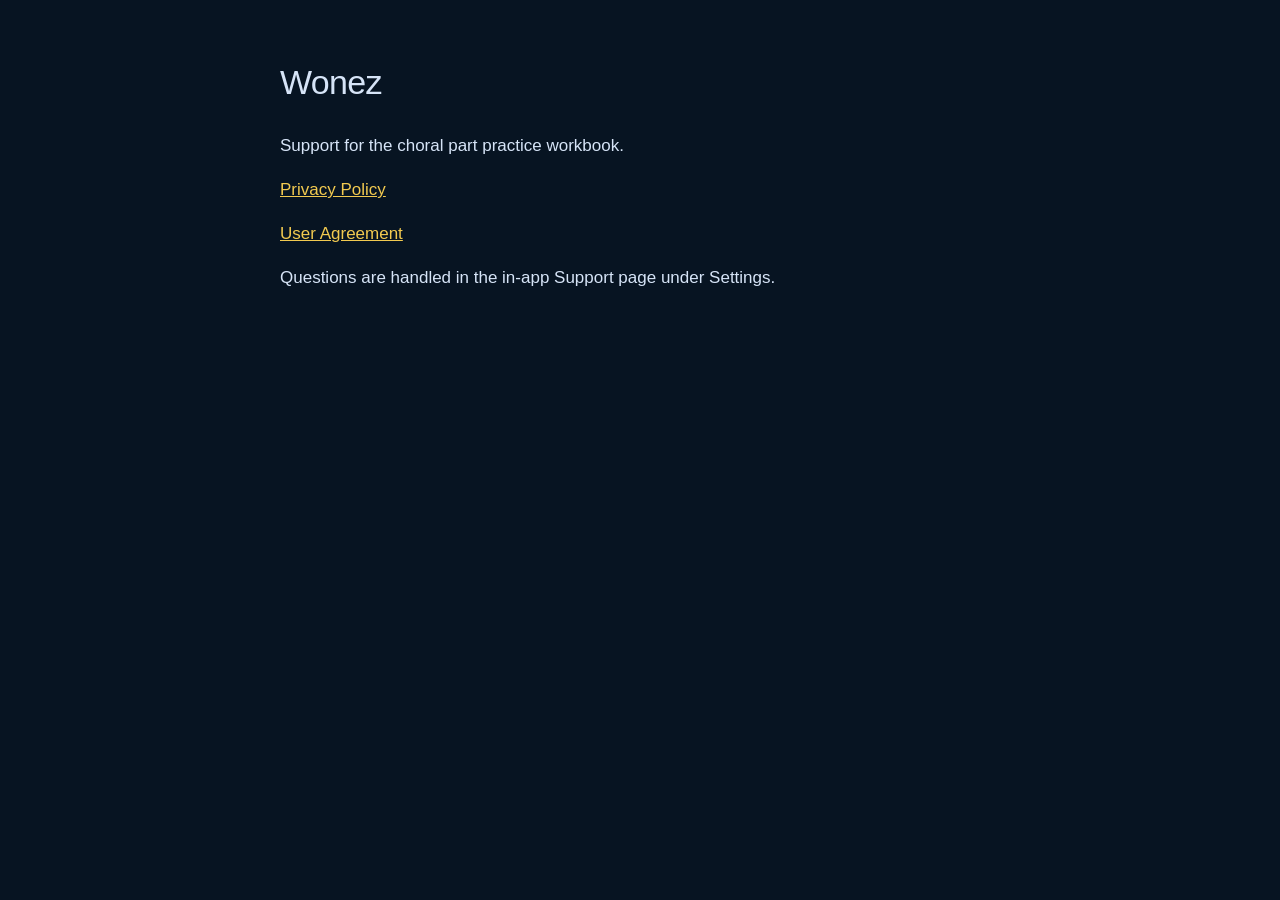
<file: index.html>
<!DOCTYPE html>
<html lang="en">
<head>
  <meta charset="utf-8">
  <meta name="viewport" content="width=device-width, initial-scale=1">
  <title>Wonez</title>
  <link rel="stylesheet" href="legal.css">
</head>
<body>
  <main>
    <h1>Wonez</h1>
    <p>Support for the choral part practice workbook.</p>
    <p><a href="privacy-policy.html">Privacy Policy</a></p>
    <p><a href="user-agreement.html">User Agreement</a></p>
    <p>Questions are handled in the in-app Support page under Settings.</p>
  </main>
</body>
</html>
</file>
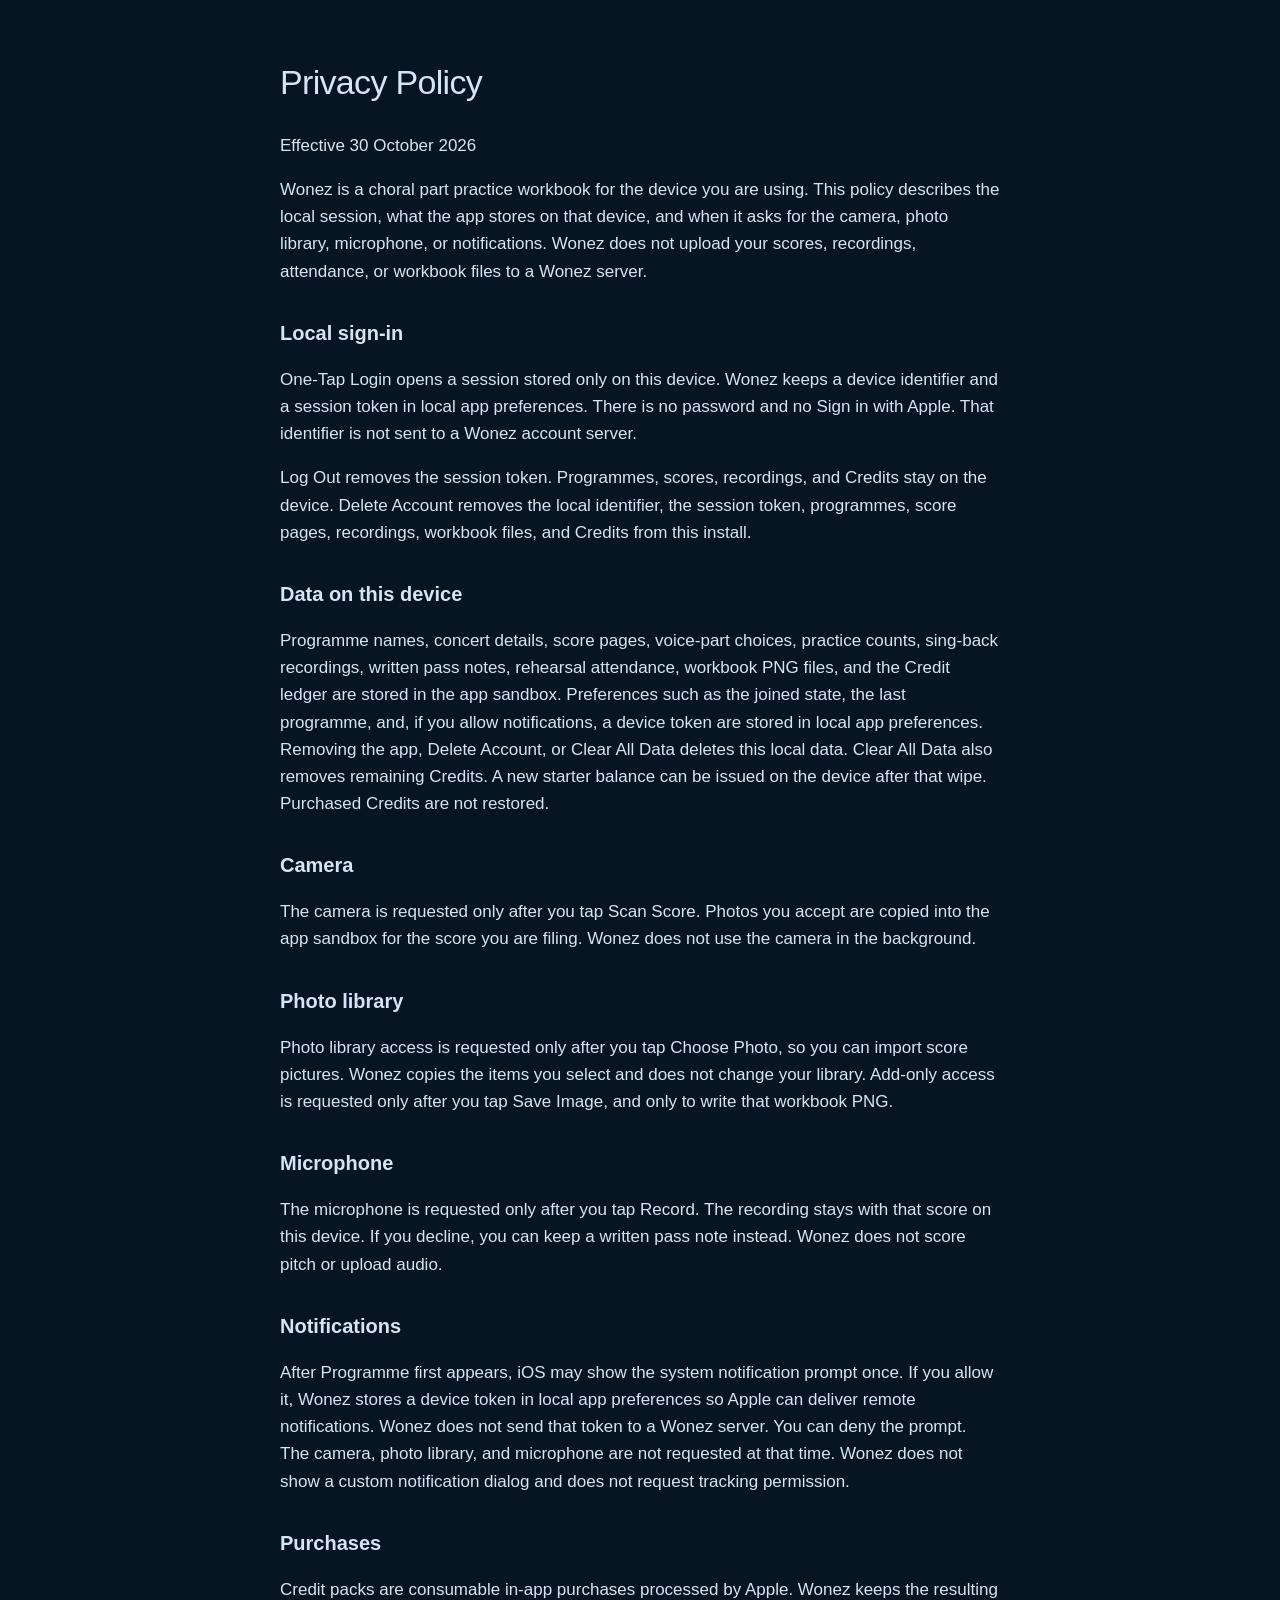
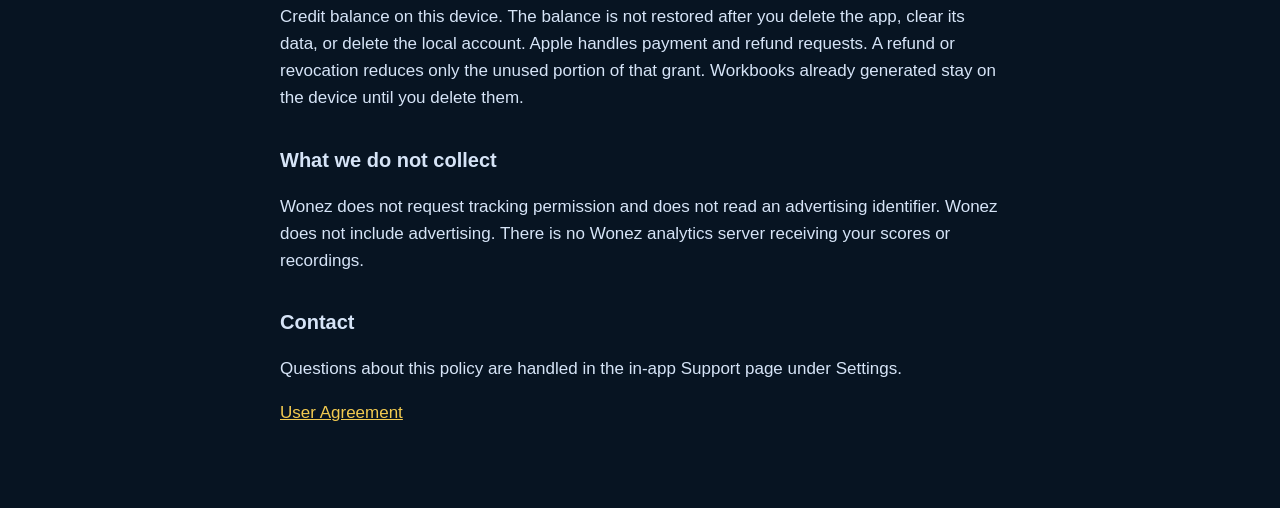
<file: privacy-policy.html>
<!DOCTYPE html>
<html lang="en">
<head>
  <meta charset="utf-8">
  <meta name="viewport" content="width=device-width, initial-scale=1">
  <title>Privacy Policy</title>
  <link rel="stylesheet" href="legal.css">
</head>
<body>
  <main>
    <h1>Privacy Policy</h1>
    <p>Effective 30 October 2026</p>
    <p>Wonez is a choral part practice workbook for the device you are using. This policy describes the local session, what the app stores on that device, and when it asks for the camera, photo library, microphone, or notifications. Wonez does not upload your scores, recordings, attendance, or workbook files to a Wonez server.</p>

    <h2>Local sign-in</h2>
    <p>One-Tap Login opens a session stored only on this device. Wonez keeps a device identifier and a session token in local app preferences. There is no password and no Sign in with Apple. That identifier is not sent to a Wonez account server.</p>
    <p>Log Out removes the session token. Programmes, scores, recordings, and Credits stay on the device. Delete Account removes the local identifier, the session token, programmes, score pages, recordings, workbook files, and Credits from this install.</p>

    <h2>Data on this device</h2>
    <p>Programme names, concert details, score pages, voice-part choices, practice counts, sing-back recordings, written pass notes, rehearsal attendance, workbook PNG files, and the Credit ledger are stored in the app sandbox. Preferences such as the joined state, the last programme, and, if you allow notifications, a device token are stored in local app preferences. Removing the app, Delete Account, or Clear All Data deletes this local data. Clear All Data also removes remaining Credits. A new starter balance can be issued on the device after that wipe. Purchased Credits are not restored.</p>

    <h2>Camera</h2>
    <p>The camera is requested only after you tap Scan Score. Photos you accept are copied into the app sandbox for the score you are filing. Wonez does not use the camera in the background.</p>

    <h2>Photo library</h2>
    <p>Photo library access is requested only after you tap Choose Photo, so you can import score pictures. Wonez copies the items you select and does not change your library. Add-only access is requested only after you tap Save Image, and only to write that workbook PNG.</p>

    <h2>Microphone</h2>
    <p>The microphone is requested only after you tap Record. The recording stays with that score on this device. If you decline, you can keep a written pass note instead. Wonez does not score pitch or upload audio.</p>

    <h2>Notifications</h2>
    <p>After Programme first appears, iOS may show the system notification prompt once. If you allow it, Wonez stores a device token in local app preferences so Apple can deliver remote notifications. Wonez does not send that token to a Wonez server. You can deny the prompt. The camera, photo library, and microphone are not requested at that time. Wonez does not show a custom notification dialog and does not request tracking permission.</p>

    <h2>Purchases</h2>
    <p>Credit packs are consumable in-app purchases processed by Apple. Wonez keeps the resulting Credit balance on this device. The balance is not restored after you delete the app, clear its data, or delete the local account. Apple handles payment and refund requests. A refund or revocation reduces only the unused portion of that grant. Workbooks already generated stay on the device until you delete them.</p>

    <h2>What we do not collect</h2>
    <p>Wonez does not request tracking permission and does not read an advertising identifier. Wonez does not include advertising. There is no Wonez analytics server receiving your scores or recordings.</p>

    <h2>Contact</h2>
    <p>Questions about this policy are handled in the in-app Support page under Settings.</p>
    <p><a href="user-agreement.html">User Agreement</a></p>
  </main>
</body>
</html>
</file>
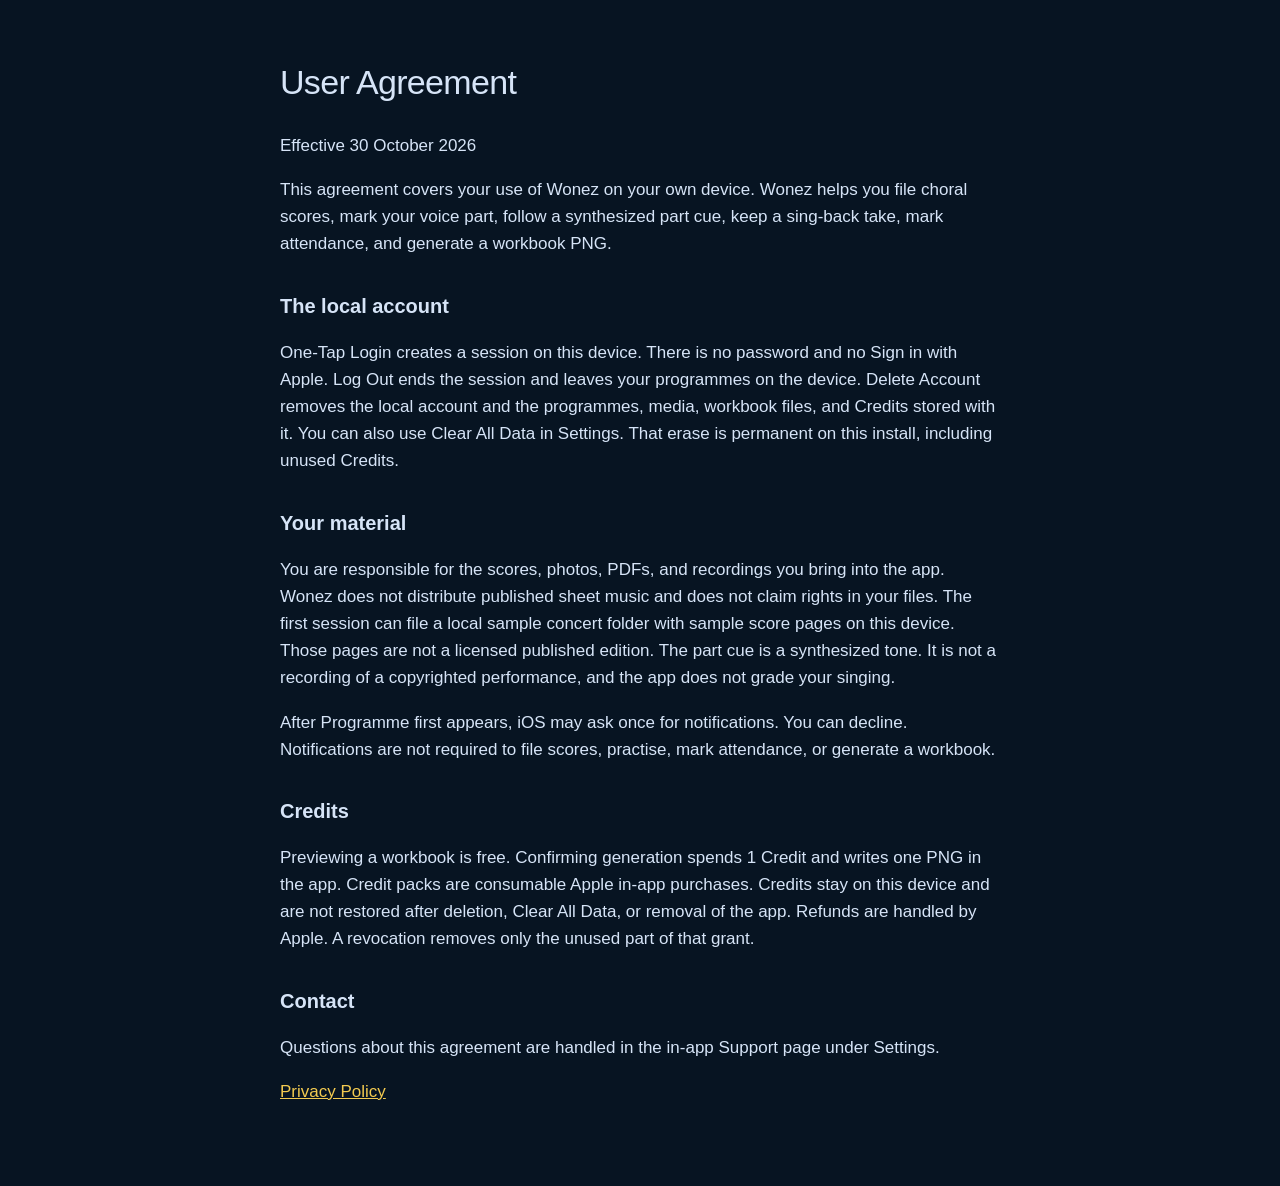
<file: user-agreement.html>
<!DOCTYPE html>
<html lang="en">
<head>
  <meta charset="utf-8">
  <meta name="viewport" content="width=device-width, initial-scale=1">
  <title>User Agreement</title>
  <link rel="stylesheet" href="legal.css">
</head>
<body>
  <main>
    <h1>User Agreement</h1>
    <p>Effective 30 October 2026</p>
    <p>This agreement covers your use of Wonez on your own device. Wonez helps you file choral scores, mark your voice part, follow a synthesized part cue, keep a sing-back take, mark attendance, and generate a workbook PNG.</p>

    <h2>The local account</h2>
    <p>One-Tap Login creates a session on this device. There is no password and no Sign in with Apple. Log Out ends the session and leaves your programmes on the device. Delete Account removes the local account and the programmes, media, workbook files, and Credits stored with it. You can also use Clear All Data in Settings. That erase is permanent on this install, including unused Credits.</p>

    <h2>Your material</h2>
    <p>You are responsible for the scores, photos, PDFs, and recordings you bring into the app. Wonez does not distribute published sheet music and does not claim rights in your files. The first session can file a local sample concert folder with sample score pages on this device. Those pages are not a licensed published edition. The part cue is a synthesized tone. It is not a recording of a copyrighted performance, and the app does not grade your singing.</p>
    <p>After Programme first appears, iOS may ask once for notifications. You can decline. Notifications are not required to file scores, practise, mark attendance, or generate a workbook.</p>

    <h2>Credits</h2>
    <p>Previewing a workbook is free. Confirming generation spends 1 Credit and writes one PNG in the app. Credit packs are consumable Apple in-app purchases. Credits stay on this device and are not restored after deletion, Clear All Data, or removal of the app. Refunds are handled by Apple. A revocation removes only the unused part of that grant.</p>

    <h2>Contact</h2>
    <p>Questions about this agreement are handled in the in-app Support page under Settings.</p>
    <p><a href="privacy-policy.html">Privacy Policy</a></p>
  </main>
</body>
</html>
</file>
<file: legal.css>
:root { color-scheme: light dark; }
body {
  margin: 0;
  background: #071422;
  color: #d6e4f7;
  font: 17px/1.6 -apple-system, BlinkMacSystemFont, "Segoe UI", sans-serif;
}
main { max-width: 720px; margin: 0 auto; padding: 32px 20px 64px; }
h1 { font-weight: 500; letter-spacing: -0.02em; }
h2 { font-size: 20px; margin-top: 2rem; }
a { color: #f2ca50; }
p, li { color: #d6e4f7; }
</file>
